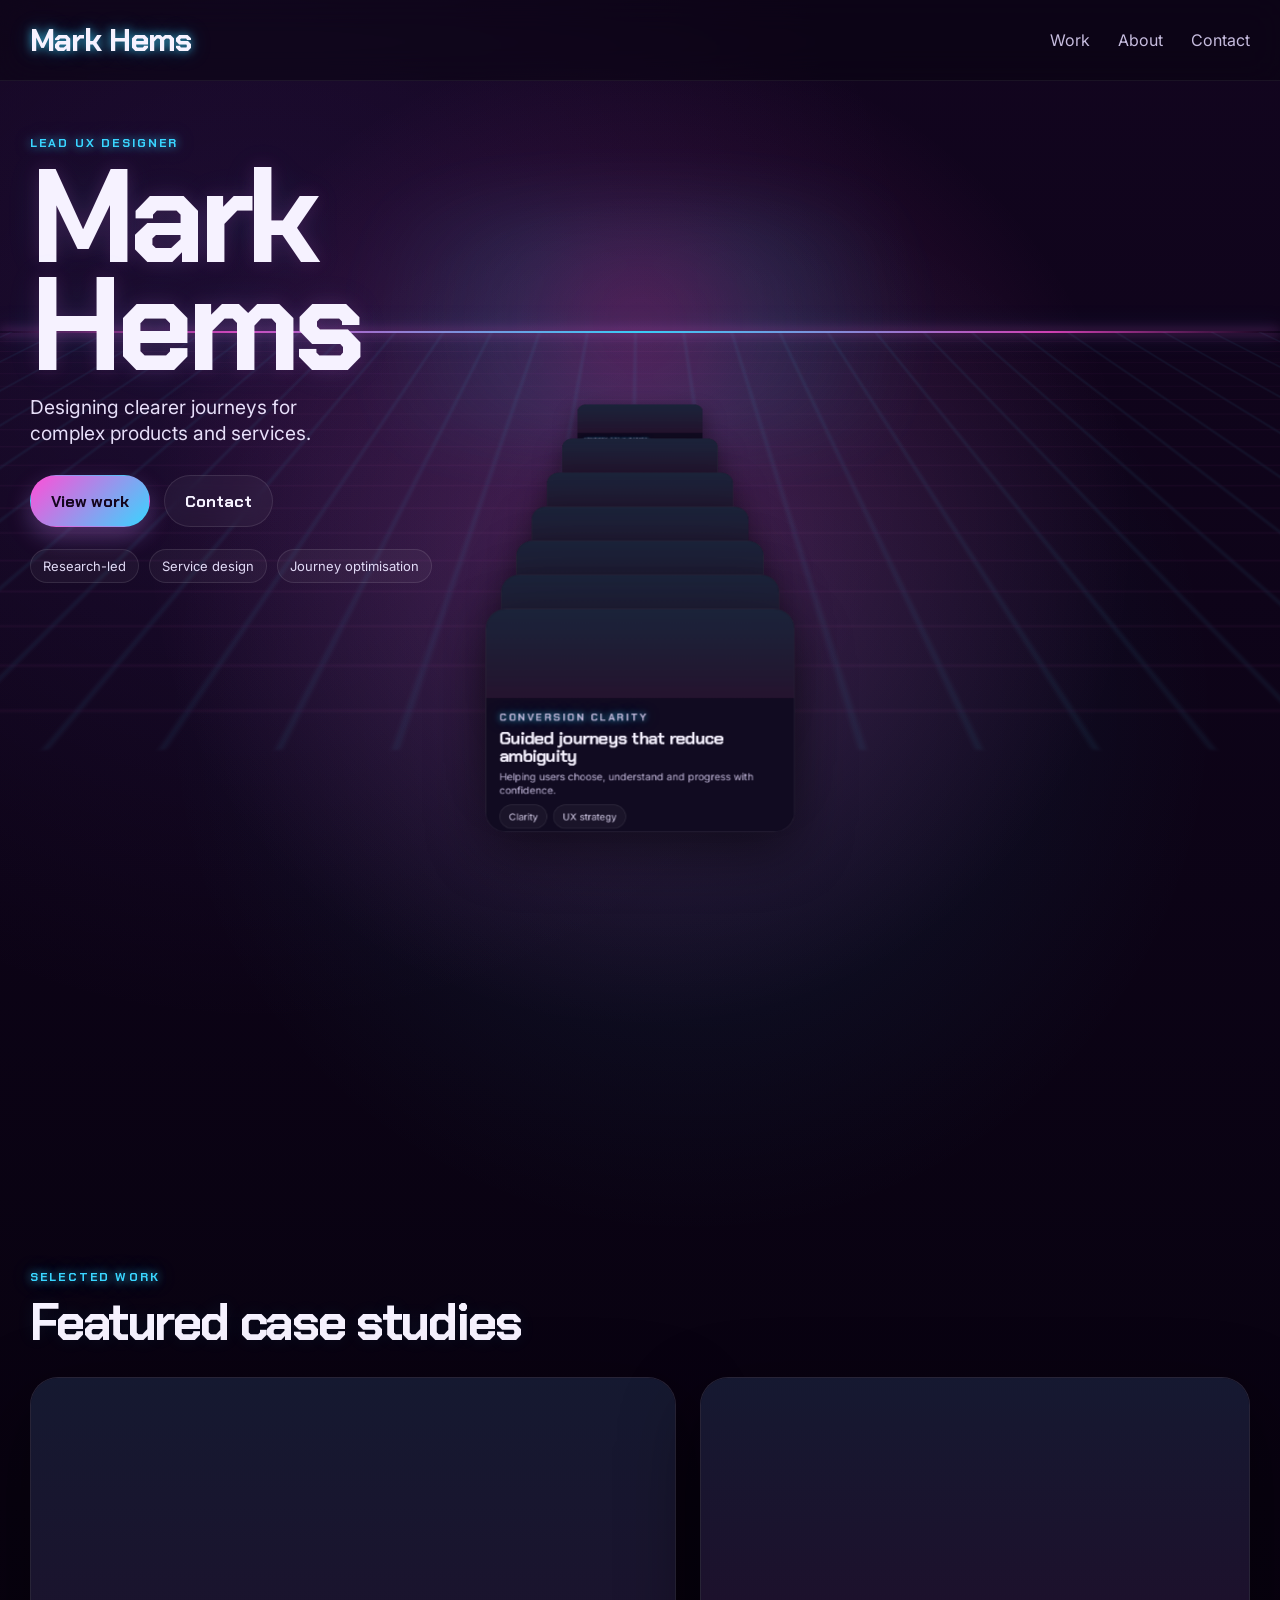
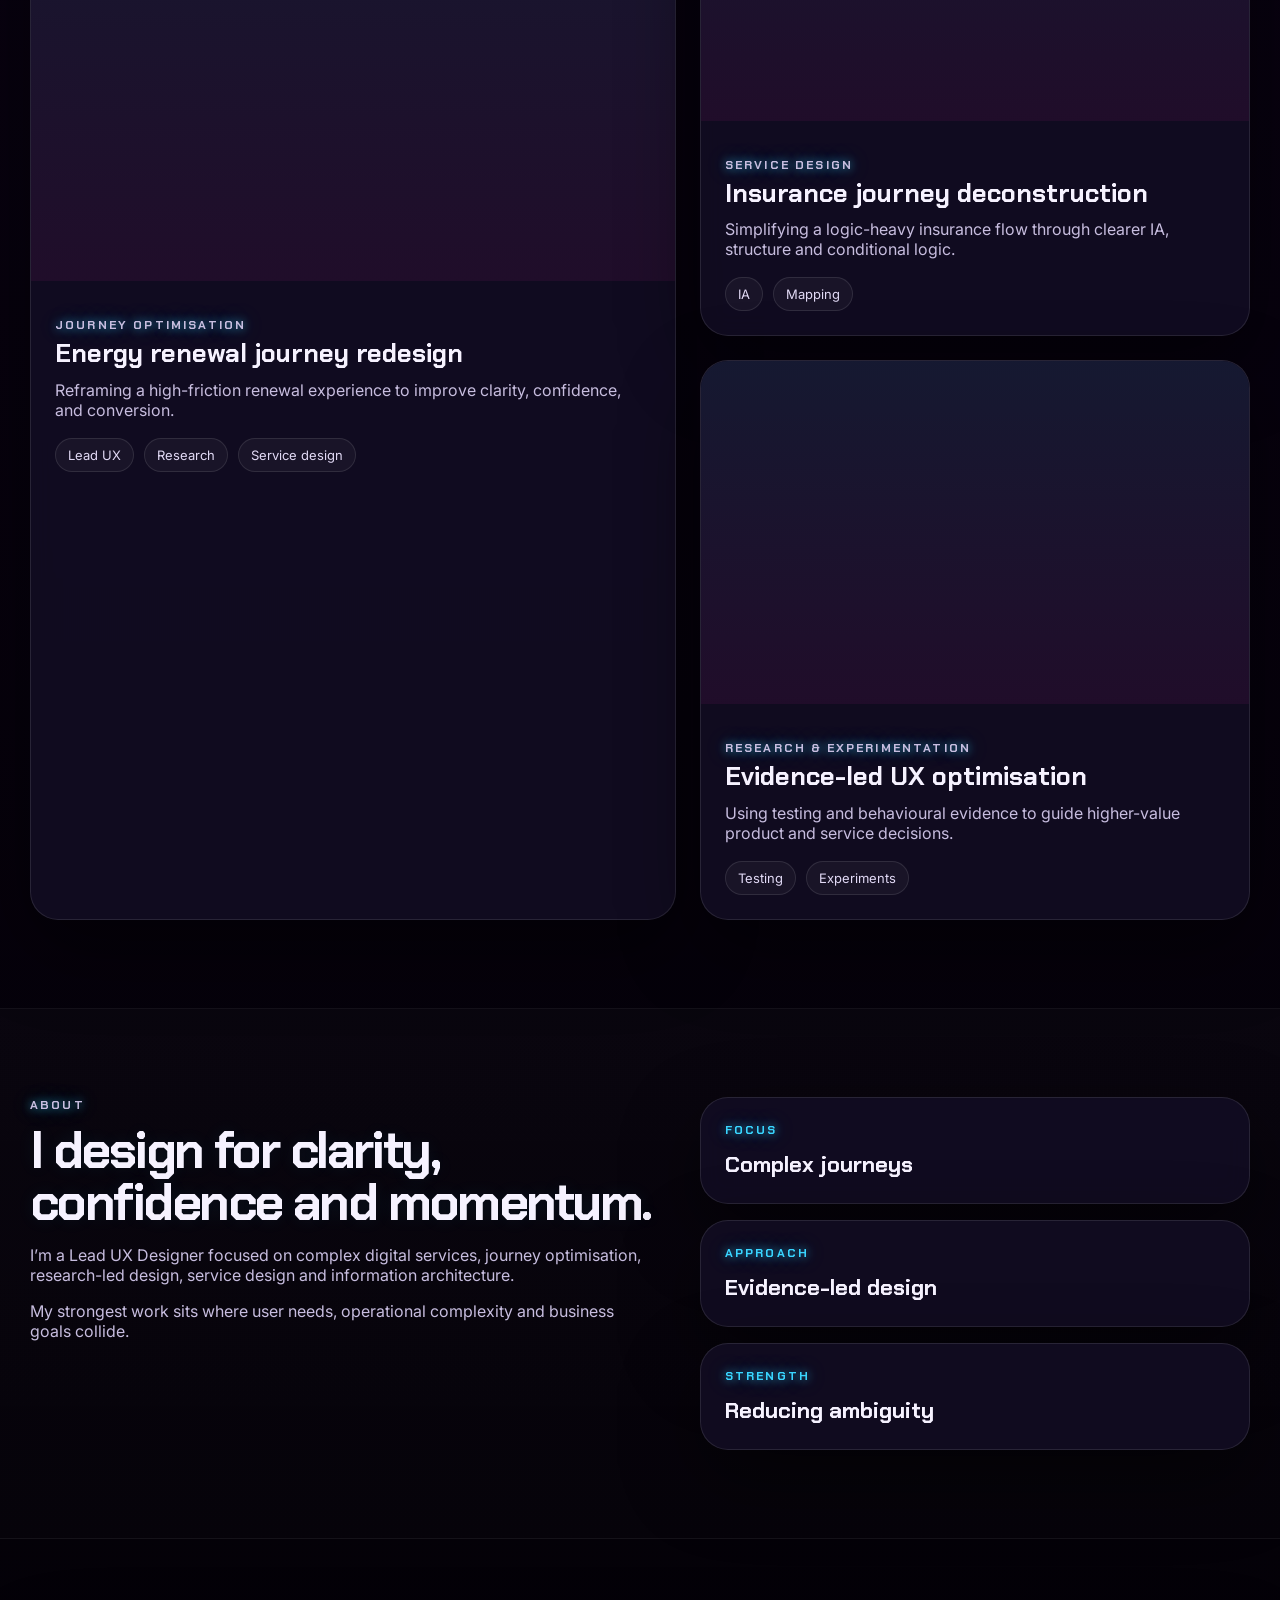
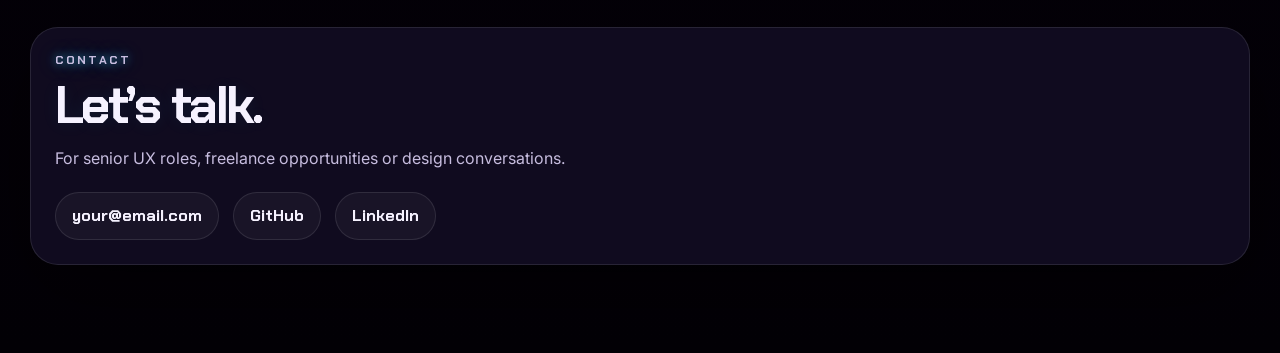
<file: index.html>
<!DOCTYPE html>
<html lang="en">
<head>
  <meta charset="UTF-8" />
  <meta name="viewport" content="width=device-width, initial-scale=1.0" />
  <title>Mark Hems — Lead UX Designer</title>
  <link rel="preconnect" href="https://fonts.googleapis.com" />
  <link rel="preconnect" href="https://fonts.gstatic.com" crossorigin />
  <link href="https://fonts.googleapis.com/css2?family=Chakra+Petch:wght@400;500;600;700&family=Inter:wght@400;500;600;700;800&display=swap" rel="stylesheet" />
  <style>
    :root {
      --bg-top: #12051f;
      --bg-mid: #080210;
      --bg-bottom: #030106;
      --text: #f6f2ff;
      --muted: #c7bddf;
      --pink: #ff4fd8;
      --cyan: #39d5ff;
      --violet: #9b5cff;
      --line: rgba(255,255,255,0.10);
      --panel: rgba(15, 9, 29, 0.84);
      --panel-strong: rgba(18, 12, 34, 0.92);
      --radius-xl: 28px;
      --radius-lg: 22px;
      --shadow: 0 28px 80px rgba(0,0,0,0.48);
      --max-width: 1220px;
      --transition: 240ms cubic-bezier(.2,.8,.2,1);

      --horizon-y: 250px;
      --travel-distance: 400px;
      --card-duration: 18s;
      --queue-count: 7;
      --grid-step: 48px;
      --queue-width: 420px;
      --card-aspect: 4 / 3;
    }

    * { box-sizing: border-box; }

    html { scroll-behavior: smooth; }

    body {
      margin: 0;
      color: var(--text);
      font-family: "Inter", Arial, sans-serif;
      background:
        radial-gradient(circle at 50% 15%, rgba(255,79,216,0.22), transparent 16%),
        radial-gradient(circle at 54% 20%, rgba(57,213,255,0.10), transparent 18%),
        radial-gradient(circle at 20% 10%, rgba(155,92,255,0.10), transparent 20%),
        linear-gradient(180deg, var(--bg-top) 0%, var(--bg-mid) 42%, var(--bg-bottom) 100%);
      overflow-x: hidden;
      -webkit-font-smoothing: antialiased;
    }

    a {
      color: inherit;
      text-decoration: none;
      cursor: pointer;
    }

    .container {
      width: min(calc(100% - 32px), var(--max-width));
      margin: 0 auto;
      position: relative;
      z-index: 2;
    }

    .site-header {
      position: sticky;
      top: 0;
      z-index: 100;
      backdrop-filter: blur(16px);
      background: rgba(8, 4, 16, 0.52);
      border-bottom: 1px solid rgba(255,255,255,0.06);
    }

    .nav {
      min-height: 80px;
      display: flex;
      align-items: center;
      justify-content: space-between;
      gap: 20px;
    }

    .brand {
      font-family: "Chakra Petch", sans-serif;
      font-size: 32px;
      font-weight: 700;
      letter-spacing: -0.03em;
      text-shadow:
        0 0 10px rgba(57,213,255,0.75),
        0 0 22px rgba(57,213,255,0.28);
    }

    .nav-links {
      display: flex;
      gap: 28px;
      flex-wrap: wrap;
    }

    .nav-links a {
      color: var(--muted);
      transition: color var(--transition), transform var(--transition), text-shadow var(--transition);
    }

    .nav-links a:hover {
      color: #fff;
      transform: translateY(-1px);
      text-shadow:
        0 0 10px rgba(255,79,216,0.55),
        0 0 16px rgba(57,213,255,0.45);
    }

    .hero {
      position: relative;
      min-height: 1100px;
      overflow: hidden;
      padding: 54px 0 84px;
    }

    .hero-stage {
      position: absolute;
      inset: 0;
      pointer-events: none;
      z-index: 1;
    }

    .hero-glow {
      position: absolute;
      top: 120px;
      left: 50%;
      transform: translateX(-50%);
      width: min(760px, 80vw);
      height: 240px;
      background:
        radial-gradient(circle, rgba(255,79,216,0.18) 0%, rgba(57,213,255,0.10) 34%, rgba(0,0,0,0) 72%);
      filter: blur(34px);
      opacity: 0.95;
    }

    .hero-horizon {
      position: absolute;
      left: 0;
      right: 0;
      top: var(--horizon-y);
      height: 2px;
      background: linear-gradient(
        90deg,
        rgba(255,79,216,0) 0%,
        rgba(255,79,216,0.80) 18%,
        rgba(57,213,255,0.95) 50%,
        rgba(255,79,216,0.80) 82%,
        rgba(255,79,216,0) 100%
      );
      box-shadow:
        0 0 12px rgba(255,79,216,0.75),
        0 0 22px rgba(57,213,255,0.50);
      z-index: 3;
    }

    .perspective-grid {
      position: absolute;
      left: 50%;
      top: calc(var(--horizon-y) + 1px);
      width: 210vw;
      max-width: 2600px;
      height: 900px;
      transform: translateX(-50%) perspective(1500px) rotateX(79deg);
      transform-origin: center top;
      opacity: 0.30;
      filter: blur(0.8px);
      z-index: 2;
    }

    .grid-vertical,
    .grid-horizontal {
      position: absolute;
      inset: 0;
    }

    .grid-vertical {
      background:
        repeating-linear-gradient(
          to right,
          transparent 0 calc(var(--grid-step) - 1px),
          rgba(57,213,255,0.56) calc(var(--grid-step) - 1px) var(--grid-step)
        );
    }

    .grid-horizontal {
      background:
        repeating-linear-gradient(
          to bottom,
          transparent 0 calc(var(--grid-step) - 1px),
          rgba(255,79,216,0.34) calc(var(--grid-step) - 1px) var(--grid-step)
        );
      animation: gridDrift var(--card-duration) linear infinite;
    }

    @keyframes gridDrift {
      from { background-position: 0 0; }
      to { background-position: 0 var(--travel-distance); }
    }

    .hero-grid {
      position: relative;
      z-index: 10;
      display: grid;
      grid-template-columns: minmax(0, 520px) 1fr;
      gap: 48px;
      align-items: start;
    }

    .hero-copy {
      position: relative;
      z-index: 20;
      padding-top: 0;
    }

    .eyebrow,
    .section-label,
    .project-type,
    .stat-label {
      margin: 0 0 12px;
      text-transform: uppercase;
      letter-spacing: 0.18em;
      font-size: 12px;
      font-weight: 700;
      color: var(--cyan);
      text-shadow:
        0 0 10px rgba(57,213,255,0.78),
        0 0 22px rgba(57,213,255,0.34);
      font-family: "Chakra Petch", sans-serif;
    }

    h1, h2, h3 {
      font-family: "Chakra Petch", sans-serif;
      margin: 0;
    }

    h1 {
      font-size: clamp(66px, 11vw, 132px);
      line-height: 0.82;
      letter-spacing: -0.05em;
      text-shadow:
        0 0 18px rgba(255,79,216,0.14),
        0 0 34px rgba(57,213,255,0.10);
    }

    .hero-tagline {
      margin: 16px 0 0;
      max-width: 25ch;
      font-size: clamp(18px, 1.5vw, 21px);
      line-height: 1.35;
      color: #e6def8;
    }

    .hero-actions {
      display: flex;
      gap: 14px;
      margin-top: 28px;
      flex-wrap: wrap;
    }

    .btn {
      display: inline-flex;
      align-items: center;
      justify-content: center;
      min-height: 52px;
      padding: 0 20px;
      border-radius: 999px;
      border: 1px solid rgba(255,255,255,0.10);
      font-family: "Chakra Petch", sans-serif;
      font-weight: 700;
      transition: transform var(--transition), box-shadow var(--transition), border-color var(--transition);
      backdrop-filter: blur(10px);
    }

    .btn:hover { transform: translateY(-2px) scale(1.02); }

    .btn-primary {
      background: linear-gradient(135deg, var(--pink), var(--cyan));
      color: #14051e;
      border-color: transparent;
      box-shadow:
        0 10px 26px rgba(255,79,216,0.24),
        0 10px 24px rgba(57,213,255,0.14);
    }

    .btn-secondary {
      background: rgba(255,255,255,0.04);
      color: var(--text);
    }

    .hero-meta {
      display: flex;
      gap: 10px;
      flex-wrap: wrap;
      margin-top: 22px;
    }

    .hero-meta span,
    .travel-pill,
    .chip {
      padding: 8px 12px;
      border-radius: 999px;
      border: 1px solid rgba(255,255,255,0.10);
      background: rgba(255,255,255,0.04);
      color: #e2daf6;
      font-size: 13px;
    }

    .hero-right {
      position: relative;
      min-height: 760px;
    }

    /* Conveyor queue */
    .hero-card-track {
      position: absolute;
      top: var(--horizon-y);
      left: 50%;
      width: var(--queue-width);
      height: calc(var(--travel-distance) + 240px);
      transform: translateX(-50%);
      pointer-events: none;
      z-index: 8;
    }

    .travel-card {
      position: absolute;
      top: 0;
      left: 50%;
      width: 100%;
      aspect-ratio: var(--card-aspect);
      transform-origin: center top;
      transform: translateX(-50%) scale(0.14);
      border-radius: var(--radius-xl);
      overflow: hidden;
      border: 1px solid rgba(255,255,255,0.10);
      background: var(--panel);
      box-shadow: var(--shadow);
      backdrop-filter: blur(12px);
      pointer-events: auto;
      will-change: transform, opacity;
    }

    .travel-card:hover {
      border-color: rgba(57,213,255,0.34);
      box-shadow:
        0 22px 64px rgba(0,0,0,0.42),
        0 0 16px rgba(57,213,255,0.26),
        0 0 26px rgba(255,79,216,0.14);
    }

    .travel-card-media {
      height: 40%;
      background:
        linear-gradient(180deg, rgba(57,213,255,0.10), rgba(255,79,216,0.06)),
        #171024;
    }

    .travel-card-body {
      height: 60%;
      padding: 18px;
      display: grid;
      gap: 8px;
      background: rgba(18, 12, 34, 0.98);
    }

    .travel-card-body h3 {
      font-size: 24px;
      line-height: 1.02;
      letter-spacing: -0.03em;
    }

    .travel-card-body p {
      margin: 0;
      color: var(--muted);
      font-size: 14px;
      line-height: 1.35;
    }

    .travel-card-meta {
      display: flex;
      flex-wrap: wrap;
      gap: 8px;
      margin-top: 2px;
    }

    .travel-cta {
      margin-top: 2px;
      color: #fff;
      font-family: "Chakra Petch", sans-serif;
      font-size: 14px;
      text-shadow:
        0 0 10px rgba(57,213,255,0.75),
        0 0 20px rgba(57,213,255,0.30);
    }

    .section {
      position: relative;
      padding: 88px 0;
      z-index: 2;
    }

    .section-soft {
      background: linear-gradient(180deg, rgba(255,255,255,0.02), rgba(255,255,255,0.01));
      border-top: 1px solid rgba(255,255,255,0.05);
      border-bottom: 1px solid rgba(255,255,255,0.05);
    }

    h2 {
      font-size: clamp(38px, 4vw, 56px);
      line-height: 1.02;
      letter-spacing: -0.05em;
      text-shadow: 0 0 18px rgba(57,213,255,0.08);
    }

    .section-head { margin-bottom: 28px; }

    .project-grid {
      display: grid;
      grid-template-columns: 1.08fr 0.92fr;
      gap: 24px;
    }

    .project-stack {
      display: grid;
      gap: 24px;
    }

    .project-card,
    .stat-card,
    .contact-card {
      border: 1px solid rgba(255,255,255,0.10);
      border-radius: var(--radius-xl);
      background: var(--panel-strong);
      box-shadow: var(--shadow);
      backdrop-filter: blur(12px);
      overflow: hidden;
    }

    .project-card {
      transition: transform var(--transition), border-color var(--transition), box-shadow var(--transition);
    }

    .project-card:hover {
      transform: translateY(-5px) scale(1.01);
      border-color: rgba(57,213,255,0.30);
    }

    .project-image {
      aspect-ratio: 16 / 10;
      background:
        linear-gradient(180deg, rgba(57,213,255,0.08), rgba(255,79,216,0.06)),
        #12091f;
    }

    .project-image-large { aspect-ratio: 16 / 12.5; }

    .project-content,
    .stat-card,
    .contact-card {
      padding: 24px;
    }

    .project-content h3 {
      margin-top: 8px;
      font-size: clamp(24px, 2vw, 34px);
      line-height: 1.04;
    }

    .project-content p {
      margin: 12px 0 0;
      color: var(--muted);
    }

    .chip-row {
      display: flex;
      flex-wrap: wrap;
      gap: 10px;
      margin-top: 18px;
    }

    .about-grid {
      display: grid;
      grid-template-columns: 1.08fr 0.92fr;
      gap: 24px;
      align-items: start;
    }

    .about-copy p,
    .contact-card p {
      color: var(--muted);
      max-width: 62ch;
    }

    .stat-stack {
      display: grid;
      gap: 16px;
    }

    .stat-card strong {
      display: block;
      font-size: 22px;
      margin-top: 8px;
      font-family: "Chakra Petch", sans-serif;
    }

    .contact-links {
      display: flex;
      gap: 14px;
      flex-wrap: wrap;
      margin-top: 24px;
    }

    .contact-links a {
      display: inline-flex;
      align-items: center;
      min-height: 48px;
      padding: 0 16px;
      border-radius: 999px;
      border: 1px solid rgba(255,255,255,0.10);
      background: rgba(255,255,255,0.04);
      font-family: "Chakra Petch", sans-serif;
      font-weight: 700;
    }

    @media (max-width: 1040px) {
      .hero-grid,
      .project-grid,
      .about-grid {
        grid-template-columns: 1fr;
      }

      .hero {
        min-height: 1280px;
      }

      .hero-right {
        min-height: 620px;
      }

      .hero-card-track {
        width: min(420px, 86vw);
      }
    }

    @media (max-width: 720px) {
      .nav {
        flex-direction: column;
        padding: 16px 0;
      }

      .nav-links {
        justify-content: center;
      }

      .hero {
        min-height: 1180px;
      }

      .hero-actions {
        flex-direction: column;
        align-items: stretch;
      }

      .hero-card-track {
        width: min(390px, 88vw);
      }

      .travel-card-body h3 {
        font-size: 22px;
      }
    }
  </style>
</head>
<body>
  <header class="site-header">
    <div class="container nav">
      <div class="brand">Mark Hems</div>
      <nav class="nav-links">
        <a href="#work">Work</a>
        <a href="#about">About</a>
        <a href="#contact">Contact</a>
      </nav>
    </div>
  </header>

  <main>
    <section class="hero">
      <div class="hero-stage" aria-hidden="true">
        <div class="hero-glow"></div>
        <div class="hero-horizon"></div>

        <div class="perspective-grid">
          <div class="grid-vertical"></div>
          <div class="grid-horizontal"></div>
        </div>

        <div class="hero-card-track" id="heroCardTrack">
          <a class="travel-card" href="#work">
            <div class="travel-card-media"></div>
            <div class="travel-card-body">
              <p class="project-type">Journey optimisation</p>
              <h3>Energy renewal journey redesign</h3>
              <p>Reducing friction and improving clarity in a commercially sensitive renewal flow.</p>
              <div class="travel-card-meta">
                <span class="travel-pill">Lead UX</span>
                <span class="travel-pill">Research</span>
                <span class="travel-pill">Service design</span>
              </div>
              <div class="travel-cta">View case study →</div>
            </div>
          </a>

          <a class="travel-card" href="#work">
            <div class="travel-card-media"></div>
            <div class="travel-card-body">
              <p class="project-type">Service design</p>
              <h3>Insurance journey deconstruction</h3>
              <p>Untangling complex logic and information architecture into a clearer scalable structure.</p>
              <div class="travel-card-meta">
                <span class="travel-pill">IA</span>
                <span class="travel-pill">Mapping</span>
              </div>
              <div class="travel-cta">View case study →</div>
            </div>
          </a>

          <a class="travel-card" href="#work">
            <div class="travel-card-media"></div>
            <div class="travel-card-body">
              <p class="project-type">Research & experimentation</p>
              <h3>Evidence-led UX optimisation</h3>
              <p>Using testing and behavioural evidence to drive measurable product improvements.</p>
              <div class="travel-card-meta">
                <span class="travel-pill">Testing</span>
                <span class="travel-pill">Experiments</span>
              </div>
              <div class="travel-cta">View case study →</div>
            </div>
          </a>

          <a class="travel-card" href="#work">
            <div class="travel-card-media"></div>
            <div class="travel-card-body">
              <p class="project-type">Operational complexity</p>
              <h3>Designing across user and agent workflows</h3>
              <p>Aligning customer-facing journeys with agent tooling and service dependencies.</p>
              <div class="travel-card-meta">
                <span class="travel-pill">Systems</span>
                <span class="travel-pill">Workflow</span>
              </div>
              <div class="travel-cta">View case study →</div>
            </div>
          </a>

          <a class="travel-card" href="#work">
            <div class="travel-card-media"></div>
            <div class="travel-card-body">
              <p class="project-type">Strategy & clarity</p>
              <h3>Turning complexity into guided decision-making</h3>
              <p>Designing flows that help users understand, choose, and progress with confidence.</p>
              <div class="travel-card-meta">
                <span class="travel-pill">Strategy</span>
                <span class="travel-pill">UX</span>
              </div>
              <div class="travel-cta">View case study →</div>
            </div>
          </a>

          <a class="travel-card" href="#work">
            <div class="travel-card-media"></div>
            <div class="travel-card-body">
              <p class="project-type">Systems thinking</p>
              <h3>Designing for complexity at scale</h3>
              <p>Balancing user needs, operational constraints and commercial goals.</p>
              <div class="travel-card-meta">
                <span class="travel-pill">Systems</span>
                <span class="travel-pill">Service UX</span>
              </div>
              <div class="travel-cta">View case study →</div>
            </div>
          </a>

          <a class="travel-card" href="#work">
            <div class="travel-card-media"></div>
            <div class="travel-card-body">
              <p class="project-type">Conversion clarity</p>
              <h3>Guided journeys that reduce ambiguity</h3>
              <p>Helping users choose, understand and progress with confidence.</p>
              <div class="travel-card-meta">
                <span class="travel-pill">Clarity</span>
                <span class="travel-pill">UX strategy</span>
              </div>
              <div class="travel-cta">View case study →</div>
            </div>
          </a>
        </div>
      </div>

      <div class="container hero-grid">
        <div class="hero-copy">
          <p class="eyebrow">Lead UX Designer</p>
          <h1>Mark<br>Hems</h1>
          <p class="hero-tagline">
            Designing clearer journeys for complex products and services.
          </p>

          <div class="hero-actions">
            <a class="btn btn-primary" href="#work">View work</a>
            <a class="btn btn-secondary" href="#contact">Contact</a>
          </div>

          <div class="hero-meta">
            <span>Research-led</span>
            <span>Service design</span>
            <span>Journey optimisation</span>
          </div>
        </div>

        <div class="hero-right"></div>
      </div>
    </section>

    <section id="work" class="section">
      <div class="container">
        <div class="section-head">
          <p class="section-label">Selected work</p>
          <h2>Featured case studies</h2>
        </div>

        <div class="project-grid">
          <article class="project-card">
            <div class="project-image project-image-large"></div>
            <div class="project-content">
              <p class="project-type">Journey optimisation</p>
              <h3>Energy renewal journey redesign</h3>
              <p>Reframing a high-friction renewal experience to improve clarity, confidence, and conversion.</p>
              <div class="chip-row">
                <span class="chip">Lead UX</span>
                <span class="chip">Research</span>
                <span class="chip">Service design</span>
              </div>
            </div>
          </article>

          <div class="project-stack">
            <article class="project-card">
              <div class="project-image"></div>
              <div class="project-content">
                <p class="project-type">Service design</p>
                <h3>Insurance journey deconstruction</h3>
                <p>Simplifying a logic-heavy insurance flow through clearer IA, structure and conditional logic.</p>
                <div class="chip-row">
                  <span class="chip">IA</span>
                  <span class="chip">Mapping</span>
                </div>
              </div>
            </article>

            <article class="project-card">
              <div class="project-image"></div>
              <div class="project-content">
                <p class="project-type">Research & experimentation</p>
                <h3>Evidence-led UX optimisation</h3>
                <p>Using testing and behavioural evidence to guide higher-value product and service decisions.</p>
                <div class="chip-row">
                  <span class="chip">Testing</span>
                  <span class="chip">Experiments</span>
                </div>
              </div>
            </article>
          </div>
        </div>
      </div>
    </section>

    <section id="about" class="section section-soft">
      <div class="container about-grid">
        <div class="about-copy">
          <p class="section-label">About</p>
          <h2>I design for clarity, confidence and momentum.</h2>
          <p>
            I’m a Lead UX Designer focused on complex digital services, journey optimisation,
            research-led design, service design and information architecture.
          </p>
          <p>
            My strongest work sits where user needs, operational complexity and business goals collide.
          </p>
        </div>

        <div class="stat-stack">
          <div class="stat-card">
            <p class="stat-label">Focus</p>
            <strong>Complex journeys</strong>
          </div>
          <div class="stat-card">
            <p class="stat-label">Approach</p>
            <strong>Evidence-led design</strong>
          </div>
          <div class="stat-card">
            <p class="stat-label">Strength</p>
            <strong>Reducing ambiguity</strong>
          </div>
        </div>
      </div>
    </section>

    <section id="contact" class="section">
      <div class="container contact-card">
        <p class="section-label">Contact</p>
        <h2>Let’s talk.</h2>
        <p>For senior UX roles, freelance opportunities or design conversations.</p>

        <div class="contact-links">
          <a href="mailto:your@email.com">your@email.com</a>
          <a href="https://github.com/markhems" target="_blank" rel="noopener noreferrer">GitHub</a>
          <a href="https://www.linkedin.com/" target="_blank" rel="noopener noreferrer">LinkedIn</a>
        </div>
      </div>
    </section>
  </main>

  <script>
    (() => {
      const cards = Array.from(document.querySelectorAll('#heroCardTrack .travel-card'));
      const duration = 18000;
      const travel = 400;
      const count = cards.length;
      const gap = 0.085; // tight queue

      function render(now) {
        const t = (now % duration) / duration;

        cards.forEach((card, index) => {
          let p = t + index * gap;
          p = p - Math.floor(p); // 0..1 loop

          const y = p * travel;
          const scale = 0.14 + p * 0.86;
          const rotX = 50 - p * 50;
          const opacity = p >= 0.999 ? 0 : 1;
          const z = 1000 + Math.floor(p * 1000);

          card.style.transform = `translate(-50%, ${y}px) rotateX(${rotX}deg) scale(${scale})`;
          card.style.opacity = opacity;
          card.style.zIndex = z;
        });

        requestAnimationFrame(render);
      }

      requestAnimationFrame(render);
    })();
  </script>
</body>
</html>
</file>
